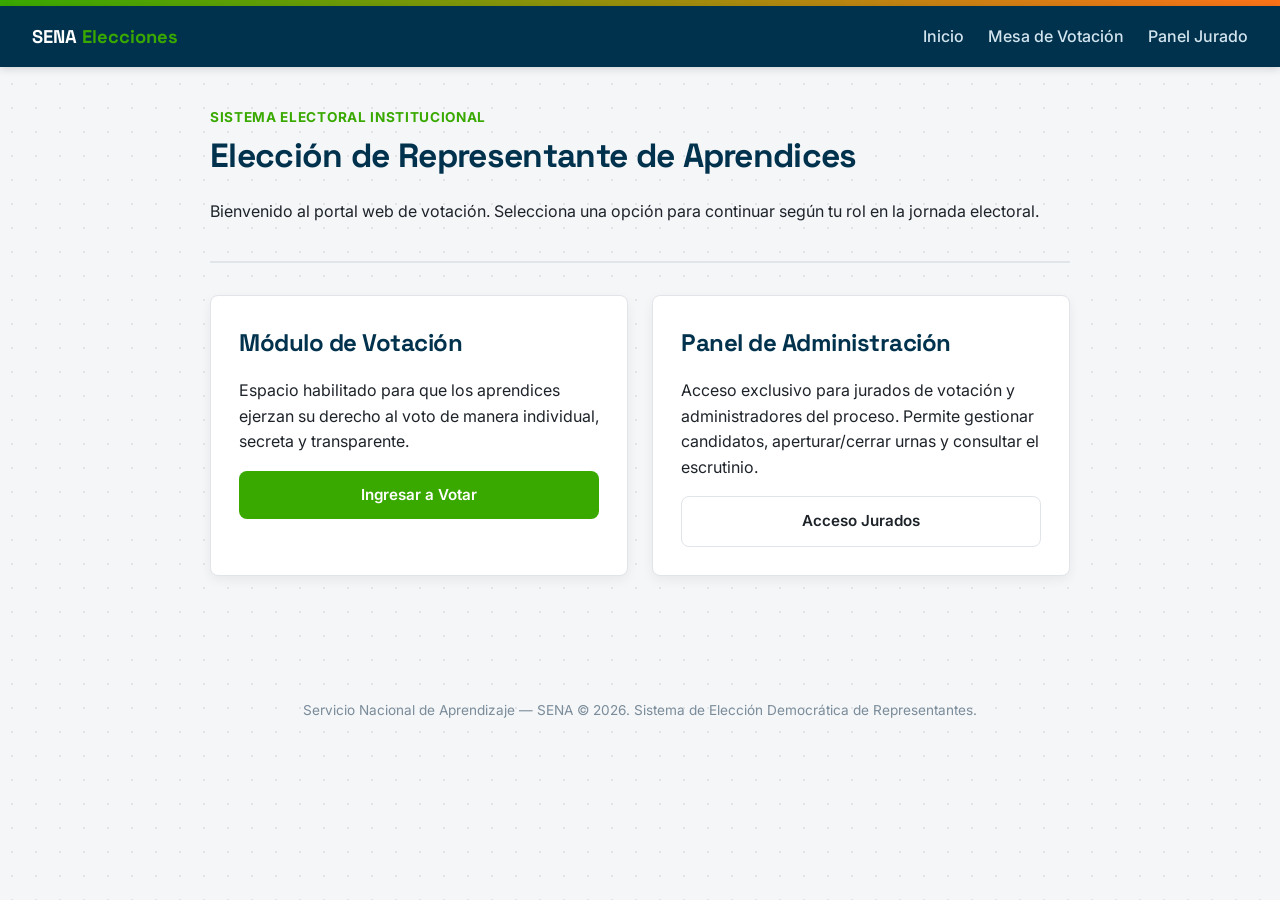
<file: index.html>
<!DOCTYPE html>
<html lang="es">
<head>
  <meta charset="UTF-8">
  <meta name="viewport" content="width=device-width, initial-scale=1.0">
  <title>Votación Representante de Aprendices — SENA</title>
  <link rel="stylesheet" href="style.css">
</head>
<body>

  <div class="franja"></div>

  <header class="topbar">
    <div class="marca">SENA <span>Elecciones</span></div>
    <nav>
      <a href="index.html">Inicio</a>
      <a href="votar.html">Mesa de Votación</a>
      <a href="admin.html">Panel Jurado</a>
    </nav>
  </header>

  <main class="envolvente">
    
    <div class="encabezado-pagina">
      <div class="antetitulo">Sistema Electoral Institucional</div>
      <h1>Elección de Representante de Aprendices</h1>
      <p>Bienvenido al portal web de votación. Selecciona una opción para continuar según tu rol en la jornada electoral.</p>
    </div>

    <div class="opciones">
      
      <!-- Opción 1: Módulo Aprendiz -->
      <article class="opcion-tarjeta">
        <h2>Módulo de Votación</h2>
        <p>Espacio habilitado para que los aprendices ejerzan su derecho al voto de manera individual, secreta y transparente.</p>
        <a href="votar.html" class="boton primario bloque">Ingresar a Votar</a>
      </article>

      <!-- Opción 2: Módulo Jurado/Admin -->
      <article class="opcion-tarjeta">
        <h2>Panel de Administración</h2>
        <p>Acceso exclusivo para jurados de votación y administradores del proceso. Permite gestionar candidatos, aperturar/cerrar urnas y consultar el escrutinio.</p>
        <a href="admin.html" class="boton fantasma bloque">Acceso Jurados</a>
      </article>

    </div>

  </main>

  <footer class="pie-app">
    Servicio Nacional de Aprendizaje — SENA &copy; 2026. Sistema de Elección Democrática de Representantes.
  </footer>

</body>
</html>
</file>
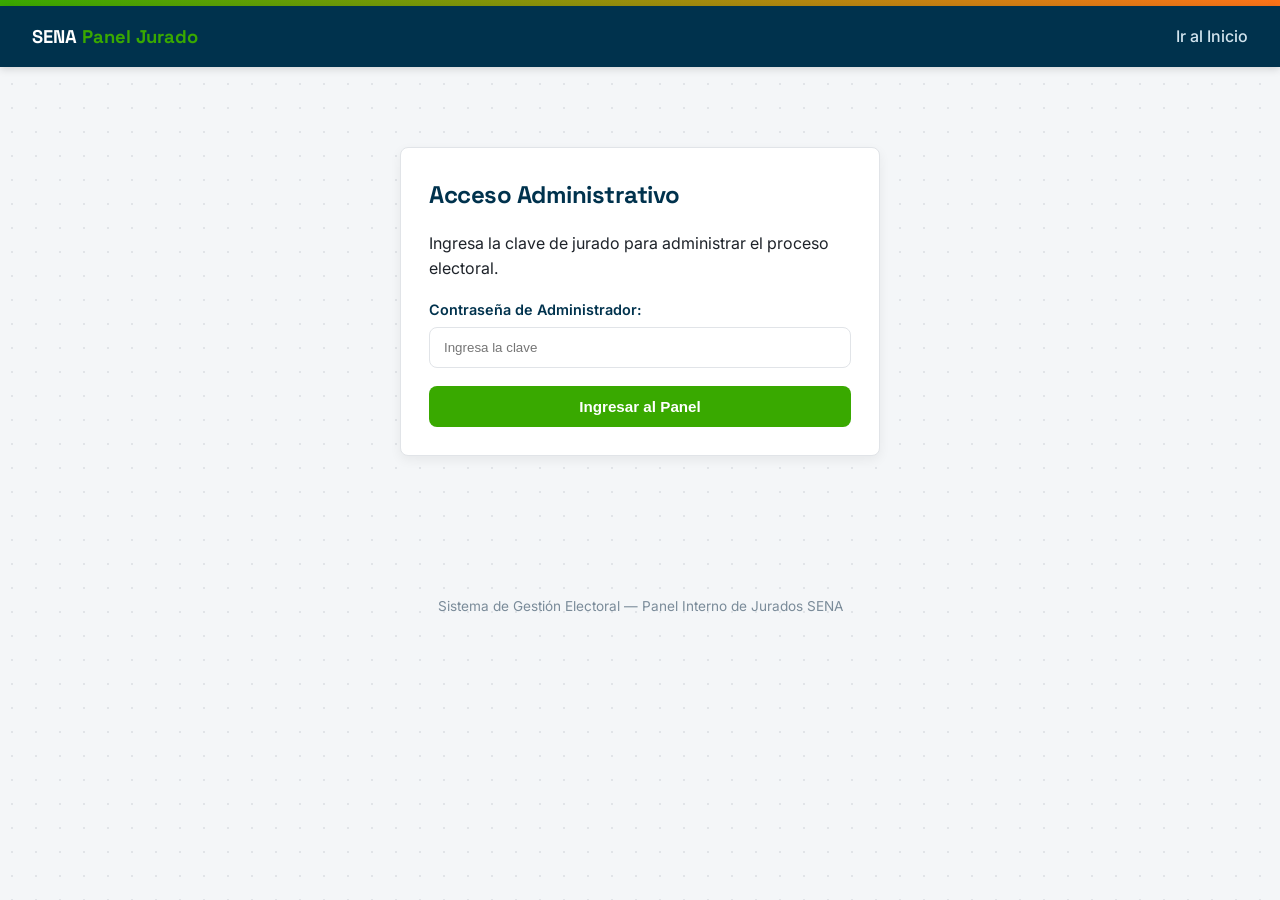
<file: admin.html>
<!DOCTYPE html>
<html lang="es">
<head>
  <meta charset="UTF-8">
  <meta name="viewport" content="width=device-width, initial-scale=1.0">
  <title>Panel de Administración — SENA</title>
  <link rel="stylesheet" href="style.css">
</head>
<body>

  <div class="franja"></div>

  <header class="topbar">
    <div class="marca">SENA <span>Panel Jurado</span></div>
    <nav>
      <a href="index.html">Ir al Inicio</a>
      <a href="#" id="btnSalir" style="display: none; color: var(--ambar);">Cerrar Sesión</a>
    </nav>
  </header>

  <main class="envolvente ancho">

    <!-- Vista de Acceso mediante Clave -->
    <section id="vistaAcceso" class="panel" style="max-width: 480px; margin: 40px auto;">
      <h2>Acceso Administrativo</h2>
      <p>Ingresa la clave de jurado para administrar el proceso electoral.</p>
      
      <div class="campo">
        <label for="claveAdmin">Contraseña de Administrador:</label>
        <input type="password" id="claveAdmin" placeholder="Ingresa la clave">
      </div>

      <div id="errorClave" style="color: var(--rojo); margin-bottom: 12px; display: none; font-weight: 600;">
        Contraseña incorrecta. Inténtalo de nuevo.
      </div>

      <button id="btnEntrar" class="boton primario bloque">Ingresar al Panel</button>
    </section>

    <!-- Vista Principal del Panel Admin (Oculta por defecto) -->
    <section id="vistaPanel" style="display: none;">
      
      <div class="encabezado-pagina">
        <div class="antetitulo">Control Escrutinio y Urna</div>
        <h1>Panel de Control de la Jornada</h1>
      </div>

      <!-- Control de Apertura/Cierre de Urna -->
      <div class="panel">
        <h3>Estado de la Urna Electoral</h3>
        <div id="estadoUrnaTexto" style="margin-bottom: 16px;"></div>
        <div style="display: flex; gap: 12px;">
          <button id="btnAbrir" class="boton primario">Abrir Urna</button>
          <button id="btnCerrar" class="boton fantasma">Cerrar Urna</button>
        </div>
      </div>

      <!-- Sección en 2 Columnas: Formulario Candidatos y Resultados -->
      <div style="display: grid; grid-template-columns: 1fr 1fr; gap: 24px;">
        
        <!-- Columna Izquierda: Agregar y Listar Candidatos -->
        <div>
          <div class="panel">
            <h3>Registrar Candidato</h3>
            <form id="formCandidato">
              <div class="campo">
                <label for="numero">Número en Tarjetón:</label>
                <input type="number" id="numero" min="1" required placeholder="Ej. 01">
              </div>
              <div class="campo">
                <label for="nombres">Nombres y Apellidos:</label>
                <input type="text" id="nombres" required placeholder="Ej. María Fernanda Gómez">
              </div>
              <div class="campo">
                <label for="programa">Programa de Formación / Ficha:</label>
                <input type="text" id="programa" placeholder="Ej. ADSO - Ficha 2670123">
              </div>
              <div class="campo">
                <label for="fotoUrl">URL de la Foto (Opcional):</label>
                <input type="url" id="fotoUrl" placeholder="https://ejemplo.com/foto.jpg">
              </div>
              <button type="submit" class="boton primario bloque">Guardar Candidato</button>
            </form>
          </div>

          <div class="panel">
            <h3>Candidatos Registrados</h3>
            <div id="listaCandidatos"></div>
          </div>
        </div>

        <!-- Columna Derecha: Resultados y Conteo de Votos -->
        <div>
          <div class="panel">
            <div style="display: flex; justify-content: space-between; align-items: center; margin-bottom: 16px;">
              <h3 style="margin: 0;">Escrutinio en Tiempo Real</h3>
              <button id="btnReiniciar" class="boton peligro" style="padding: 6px 12px; font-size: 0.85rem;">Reiniciar Votación</button>
            </div>
            
            <div id="resumenTotal" style="display: flex; gap: 16px; margin-bottom: 20px;"></div>
            <div id="resultados"></div>
          </div>
        </div>

      </div>

    </section>

  </main>

  <footer class="pie-app">
    Sistema de Gestión Electoral — Panel Interno de Jurados SENA
  </footer>

  <script src="store.js"></script>
  <script src="admin.js"></script>
</body>
</html>
</file>
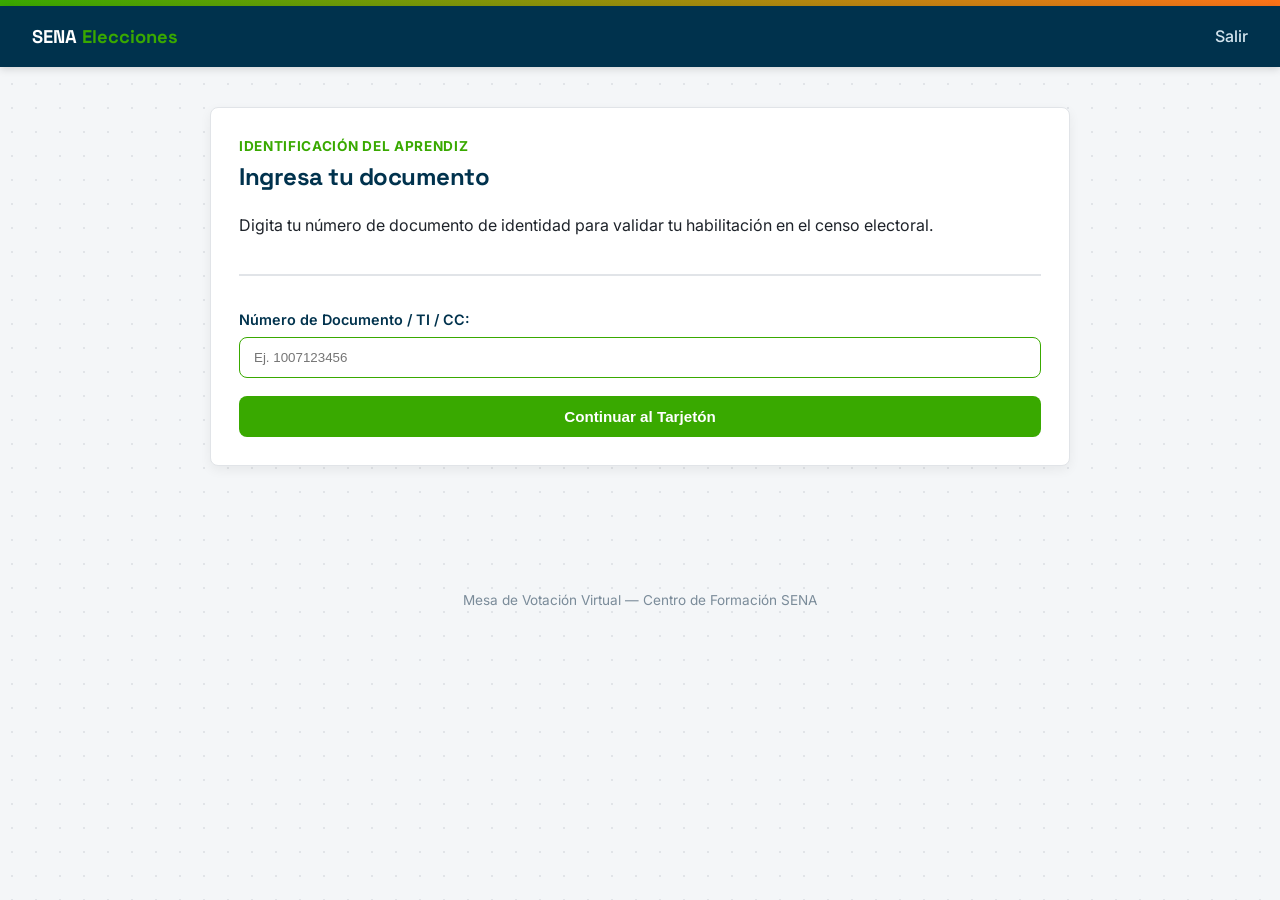
<file: votar.html>
<!DOCTYPE html>
<html lang="es">
<head>
  <meta charset="UTF-8">
  <meta name="viewport" content="width=device-width, initial-scale=1.0">
  <title>Mesa de Votación — SENA</title>
  <link rel="stylesheet" href="style.css">
</head>
<body>

  <div class="franja"></div>

  <header class="topbar">
    <div class="marca">SENA <span>Elecciones</span></div>
    <nav>
      <a href="index.html">Salir</a>
    </nav>
  </header>

  <main class="envolvente">

    <!-- Paso 1: Verificación e Ingreso del Documento -->
    <section id="pasoIngreso" class="panel">
      <div class="encabezado-pagina">
        <div class="antetitulo">Identificación del Aprendiz</div>
        <h2>Ingresa tu documento</h2>
        <p>Digita tu número de documento de identidad para validar tu habilitación en el censo electoral.</p>
      </div>

      <div class="campo">
        <label for="docIdentidad">Número de Documento / TI / CC:</label>
        <input type="text" id="docIdentidad" placeholder="Ej. 1007123456" autocomplete="off" autofocus>
      </div>

      <div id="msjErrorIngreso" style="color: var(--rojo); margin-bottom: 12px; font-weight: 600; display: none;"></div>

      <button id="btnVerificar" class="boton primario bloque">Continuar al Tarjetón</button>
    </section>

    <!-- Paso 2: Tarjetón Electoral (Oculto inicialmente) -->
    <section id="pasoTarjeton" style="display: none;">
      
      <div id="msjUrnaCerrada" class="panel" style="display: none; text-align: center;">
        <h2>Urna Cerrada</h2>
        <p>En este momento la jornada de votación se encuentra cerrada por el jurado. Por favor espera a que sea habilitada.</p>
      </div>

      <div id="contenedorTarjeton" class="tarjeton">
        <div class="tarjeton-cabecera">
          <h1>TARJETÓN ELECTORAL</h1>
          <p>Selecciona la opción de tu preferencia haciendo clic o presionando la casilla correspondiente.</p>
        </div>

        <div id="rejillaCandidatos" class="rejilla-candidatos">
          <!-- Se renderizan los candidatos dinámicamente desde votar.js -->
        </div>
      </div>

    </section>

  </main>

  <!-- Modal de Confirmación de Voto -->
  <div id="modalConfirmacion" class="modal-fondo" style="display: none;">
    <div class="modal-caja">
      <h3>¿Confirmas tu elección?</h3>
      <p id="textoSeleccion"></p>
      <div style="display: flex; gap: 12px; margin-top: 20px;">
        <button id="btnCancelarModal" class="boton fantasma bloque">Cancelar</button>
        <button id="btnConfirmarModal" class="boton primario bloque">Votar Ahora</button>
      </div>
    </div>
  </div>

  <!-- Modal de Éxito / Finalización -->
  <div id="modalExito" class="modal-fondo" style="display: none;">
    <div class="modal-caja">
      <div style="font-size: 3rem; color: var(--verde-sena); margin-bottom: 8px;">✓</div>
      <h2>¡Voto Registrado!</h2>
      <p>Tu voto ha sido depositado exitosamente en la urna virtual. Muchas gracias por tu participación.</p>
      <small style="color: #666;">Reiniciando mesa de votación en unos segundos...</small>
    </div>
  </div>

  <footer class="pie-app">
    Mesa de Votación Virtual — Centro de Formación SENA
  </footer>

  <script src="store.js"></script>
  <script src="votar.js"></script>
</body>
</html>
</file>
<file: style.css>
/* ============================================================
   Votación Representante de Aprendices — SENA
   Tokens: Verde Institucional + Naranja/Ámbar SENA
   ============================================================ */

@import url('https://fonts.googleapis.com/css2?family=Space+Grotesk:wght@500;600;700&family=Inter:wght@400;500;600;700&display=swap');

:root {
  --verde-sena:    #39A900;
  --verde-oscuro:  #00324D;
  --verde-tinta:   #001F33;
  --carbon:        #1E232A;
  --hueso:         #F4F6F8;
  --papel:         #FFFFFF;
  --linea:         #E1E4E8;
  --ambar:         #FC7318;
  --ambar-tinta:   #C04B00;
  --rojo:          #D9381E;

  --font-display: 'Space Grotesk', system-ui, sans-serif;
  --font-body:    'Inter', system-ui, sans-serif;

  --radius: 8px;
  --sombra: 0 4px 12px rgba(0, 0, 0, 0.06);
  --sombra-hover: 0 8px 24px rgba(0, 0, 0, 0.12);
}

* { box-sizing: border-box; }

body {
  margin: 0;
  background-color: var(--hueso);
  background-image: radial-gradient(var(--linea) 1px, transparent 1px);
  background-size: 24px 24px;
  color: var(--carbon);
  font-family: var(--font-body);
  line-height: 1.6;
  min-height: 100vh;
}

h1, h2, h3 {
  font-family: var(--font-display);
  font-weight: 700;
  margin: 0 0 .4em;
  color: var(--verde-oscuro);
  letter-spacing: -0.02em;
}

a { color: var(--verde-sena); text-decoration: none; }
a:hover { text-decoration: underline; }

/* ---------- Topbar ---------- */

.franja {
  height: 6px;
  background: linear-gradient(90deg, var(--verde-sena) 0%, var(--ambar) 100%);
}

.topbar {
  background: var(--verde-oscuro);
  color: var(--hueso);
  padding: 16px 32px;
  display: flex;
  align-items: center;
  justify-content: space-between;
  box-shadow: 0 2px 8px rgba(0,0,0,0.15);
}

.topbar .marca {
  font-family: var(--font-display);
  font-weight: 700;
  font-size: 1.15rem;
  color: #FFF;
}

.topbar .marca span { color: var(--verde-sena); }

.topbar nav a {
  color: #D2E4EE;
  margin-left: 20px;
  font-weight: 500;
  transition: color 0.2s;
}

.topbar nav a:hover { color: #FFF; text-decoration: none; }

/* ---------- General Layout ---------- */

.envolvente {
  max-width: 900px;
  margin: 0 auto;
  padding: 40px 20px 60px;
}

.envolvente.ancho { max-width: 1100px; }

.encabezado-pagina {
  border-bottom: 2px solid var(--linea);
  padding-bottom: 20px;
  margin-bottom: 32px;
}

.encabezado-pagina .antetitulo {
  font-size: .85rem;
  color: var(--verde-sena);
  font-weight: 700;
  text-transform: uppercase;
  letter-spacing: 0.05em;
}

.encabezado-pagina h1 { font-size: 2.1rem; }

/* ---------- Tarjetas y Paneles ---------- */

.panel, .opcion-tarjeta {
  background: var(--papel);
  border-radius: var(--radius);
  border: 1px solid var(--linea);
  padding: 28px;
  box-shadow: var(--sombra);
  margin-bottom: 24px;
}

.opciones {
  display: grid;
  grid-template-columns: 1fr 1fr;
  gap: 24px;
}

@media (max-width: 640px) {
  .opciones { grid-template-columns: 1fr; }
}

.opcion-tarjeta {
  transition: transform .2s ease, box-shadow .2s ease;
}

.opcion-tarjeta:hover {
  transform: translateY(-4px);
  box-shadow: var(--sombra-hover);
}

/* ---------- Botones ---------- */

.boton {
  display: inline-flex;
  align-items: center;
  justify-content: center;
  padding: 12px 24px;
  border-radius: var(--radius);
  border: none;
  font-weight: 600;
  cursor: pointer;
  transition: all .15s ease;
  font-size: 0.95rem;
}

.boton.primario {
  background: var(--verde-sena);
  color: #FFF;
}
.boton.primario:hover { background: #2F8C00; }

.boton.fantasma {
  background: transparent;
  color: var(--carbon);
  border: 1.5px solid var(--linea);
}
.boton.fantasma:hover { background: var(--hueso); }

.boton.peligro {
  background: #FFF;
  color: var(--rojo);
  border: 1.5px solid var(--rojo);
}
.boton.peligro:hover { background: var(--rojo); color: #FFF; }

.boton.bloque { width: 100%; }

/* ---------- Formularíos ---------- */

.campo { margin-bottom: 18px; }

.campo label {
  display: block;
  font-size: .9rem;
  font-weight: 600;
  margin-bottom: 6px;
  color: var(--verde-oscuro);
}

.campo input {
  width: 100%;
  padding: 12px 14px;
  border: 1.5px solid var(--linea);
  border-radius: var(--radius);
  outline: none;
  transition: border-color .2s;
}

.campo input:focus { border-color: var(--verde-sena); }

/* ---------- Tarjetón de Votación ---------- */

.tarjeton {
  background: var(--papel);
  border-radius: var(--radius);
  border: 2px solid var(--verde-oscuro);
  overflow: hidden;
  box-shadow: var(--sombra-hover);
}

.tarjeton-cabecera {
  background: var(--verde-oscuro);
  color: #FFF;
  text-align: center;
  padding: 20px;
}

.tarjeton-cabecera h1 { color: #FFF; margin: 0; }

.rejilla-candidatos {
  display: grid;
  grid-template-columns: repeat(auto-fit, minmax(180px, 1fr));
  gap: 16px;
  padding: 20px;
}

.casilla {
  background: var(--papel);
  border: 2px solid var(--linea);
  border-radius: var(--radius);
  padding: 20px 14px;
  text-align: center;
  cursor: pointer;
  transition: all .2s ease;
}

.casilla:hover, .casilla:focus {
  border-color: var(--verde-sena);
  transform: translateY(-2px);
  box-shadow: var(--sombra);
  outline: none;
}

.casilla .foto {
  width: 90px;
  height: 90px;
  border-radius: 50%;
  object-fit: cover;
  margin: 0 auto 12px;
  border: 2px solid var(--verde-sena);
  background: var(--hueso);
}

.casilla .num {
  font-family: var(--font-display);
  font-weight: 700;
  color: var(--ambar-tinta);
  font-size: 0.9rem;
}

.casilla .nombre {
  font-weight: 600;
  font-size: 0.95rem;
  margin-top: 4px;
}

/* ---------- Modales y Mensajes ---------- */

.modal-fondo {
  position: fixed; inset: 0;
  background: rgba(0, 0, 0, 0.5);
  backdrop-filter: blur(2px);
  display: flex; align-items: center; justify-content: center;
  padding: 20px; z-index: 100;
}

.modal-caja {
  background: var(--papel);
  border-radius: var(--radius);
  padding: 32px;
  max-width: 400px;
  width: 100%;
  text-align: center;
  box-shadow: var(--sombra-hover);
}

/* ---------- Footer ---------- */

footer.pie-app {
  text-align: center;
  padding: 40px 20px;
  color: #7A8B99;
  font-size: .85rem;
}
</file>
